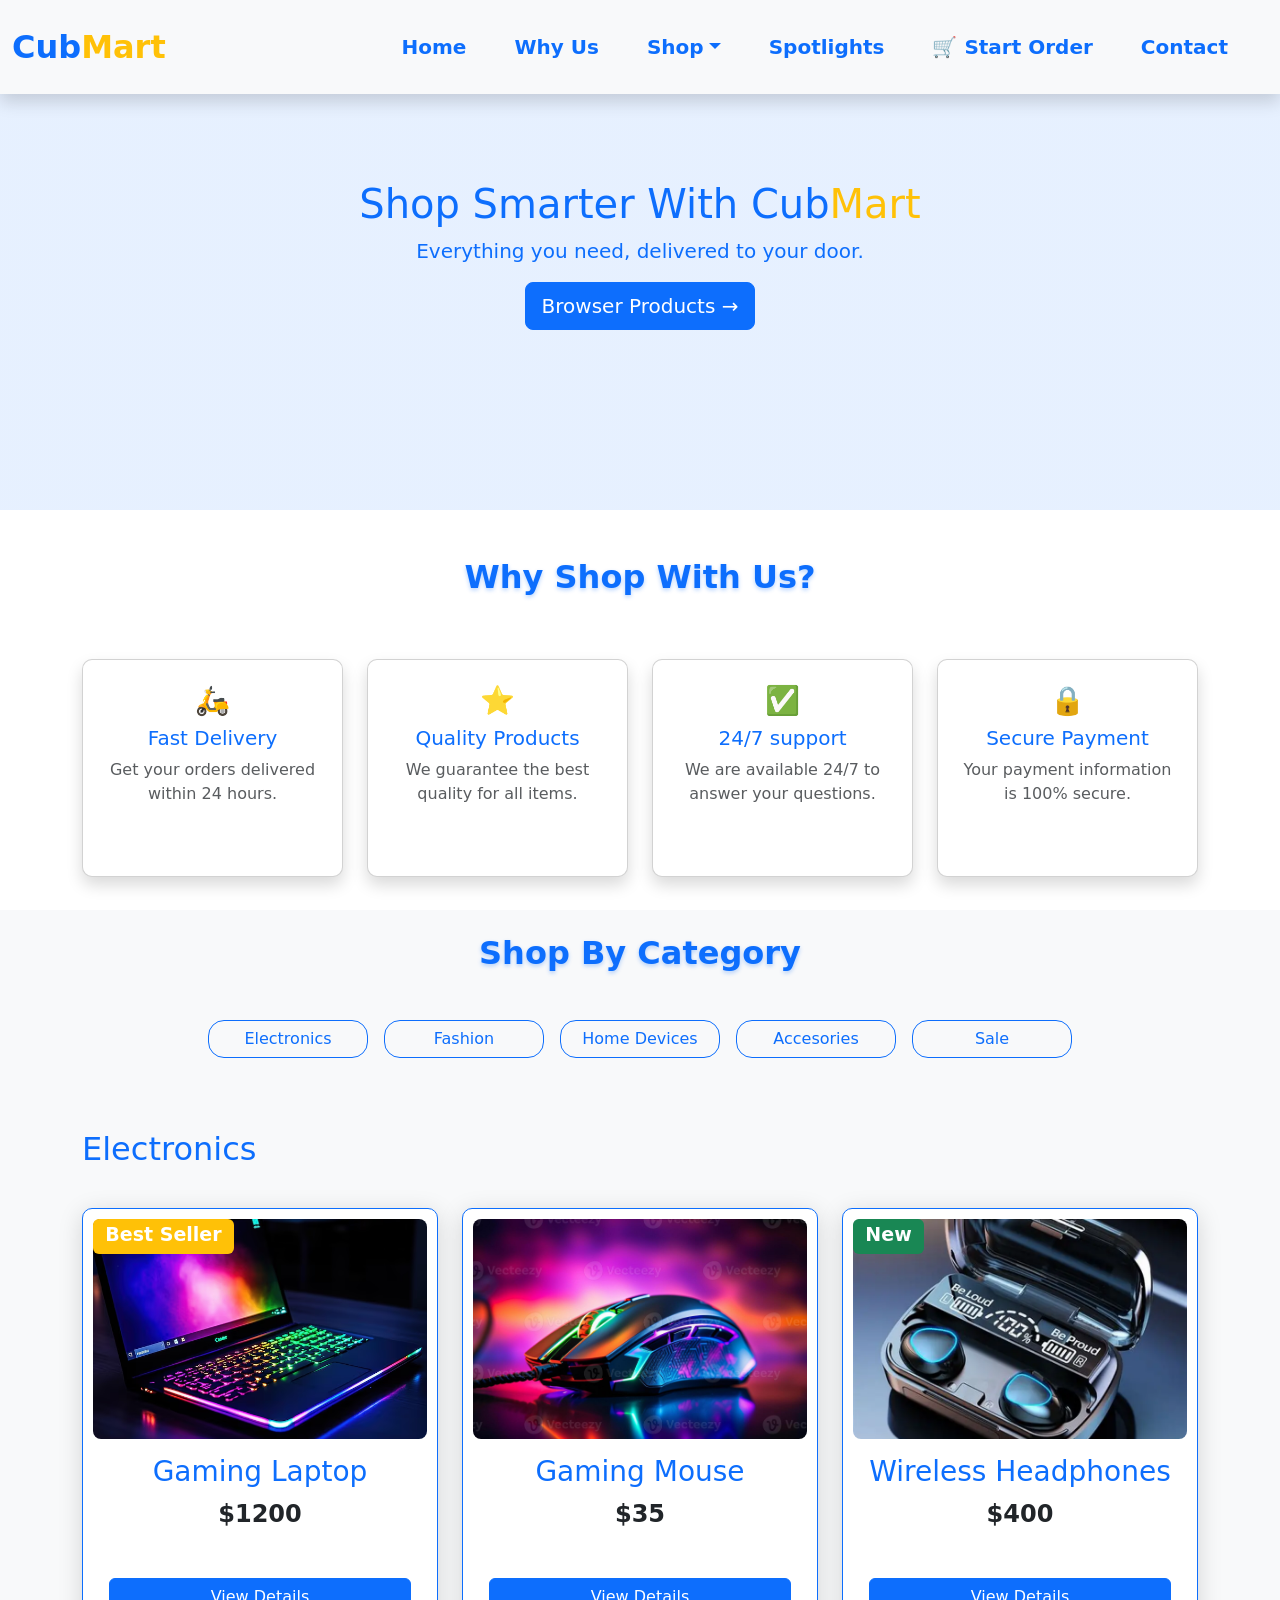
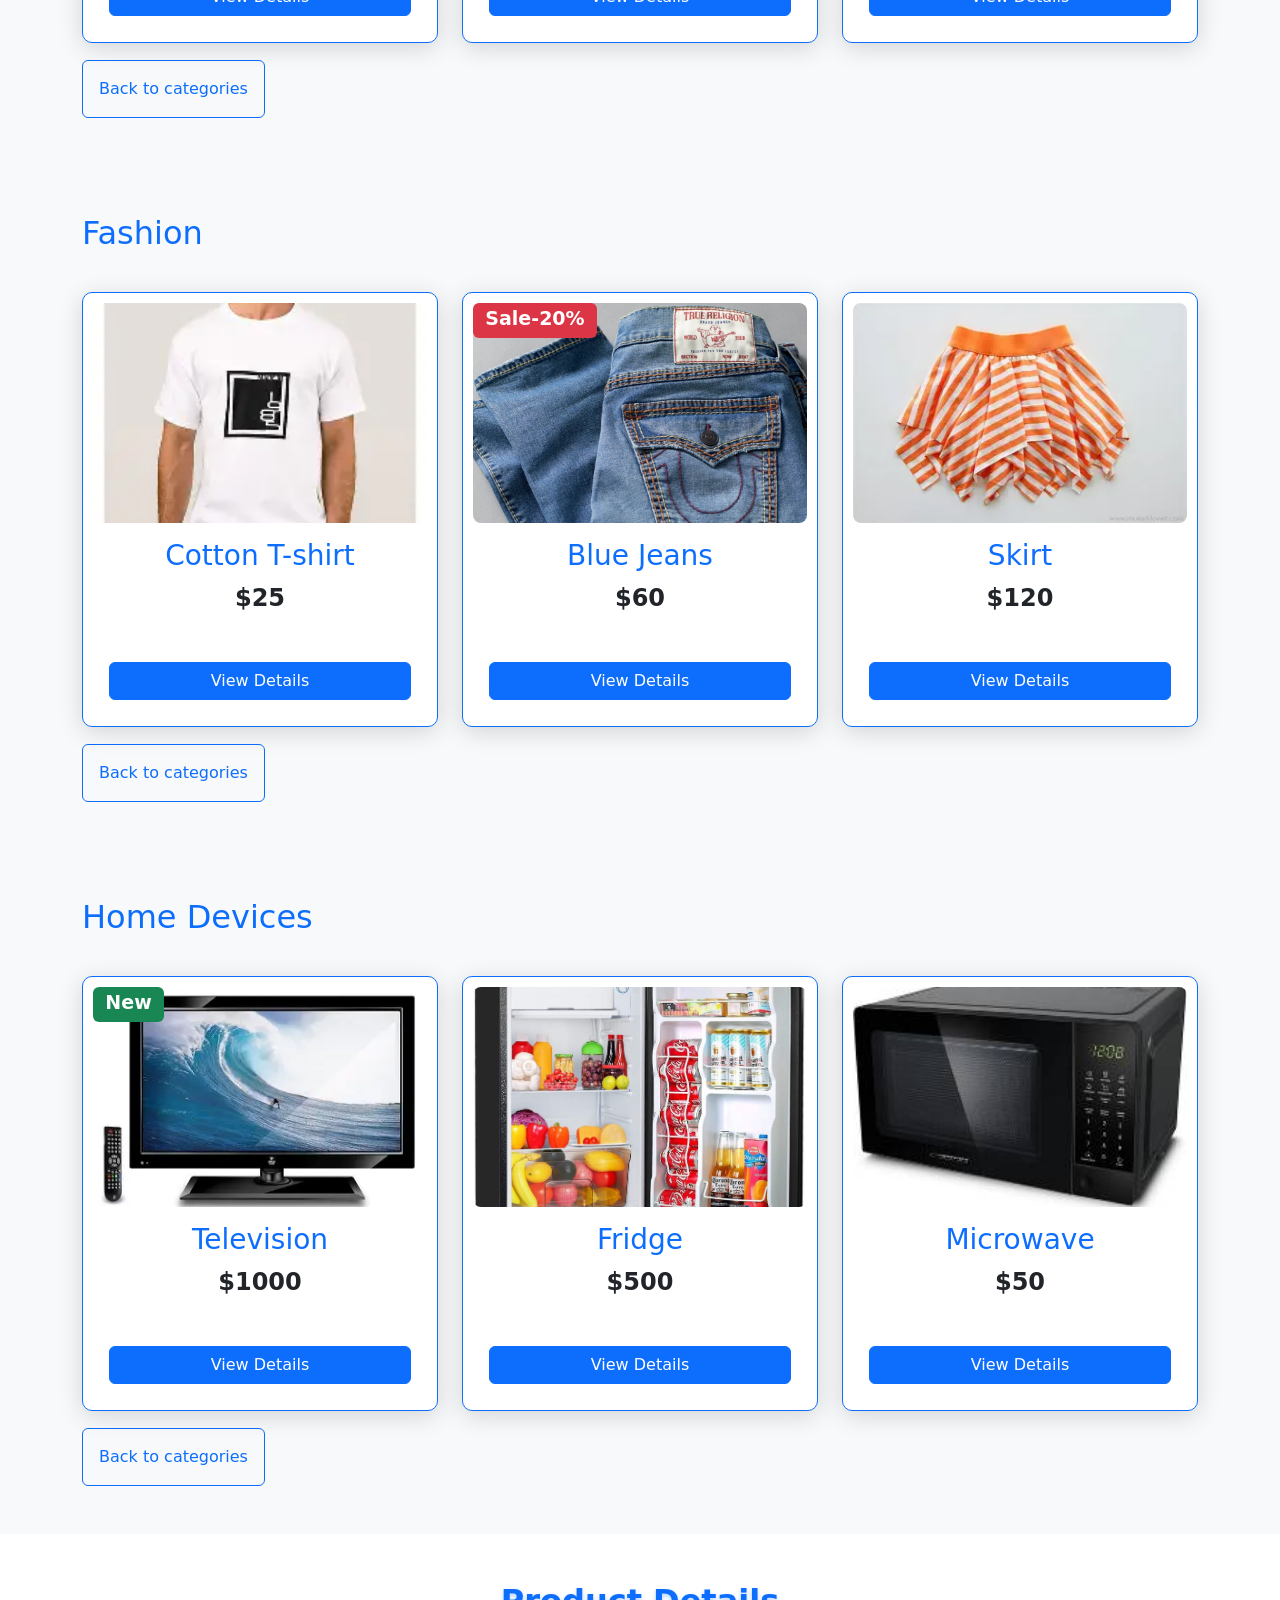
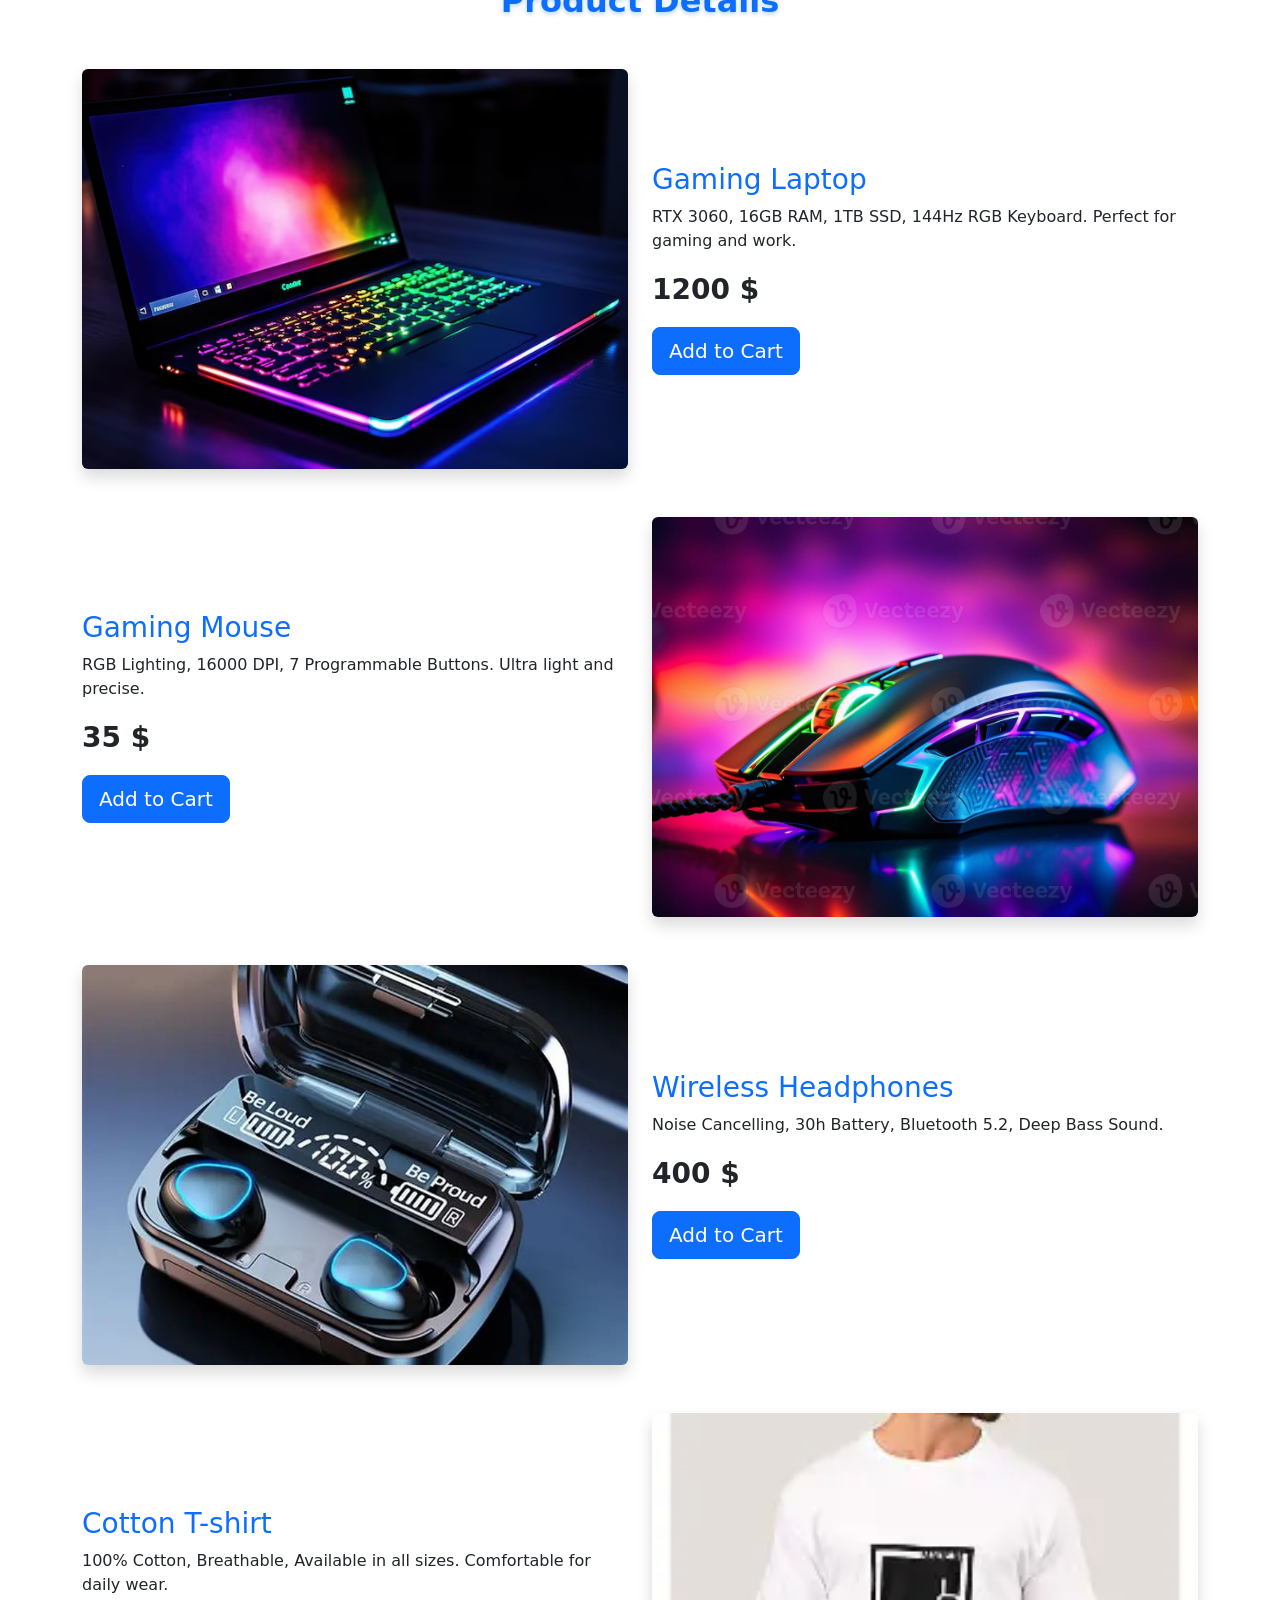
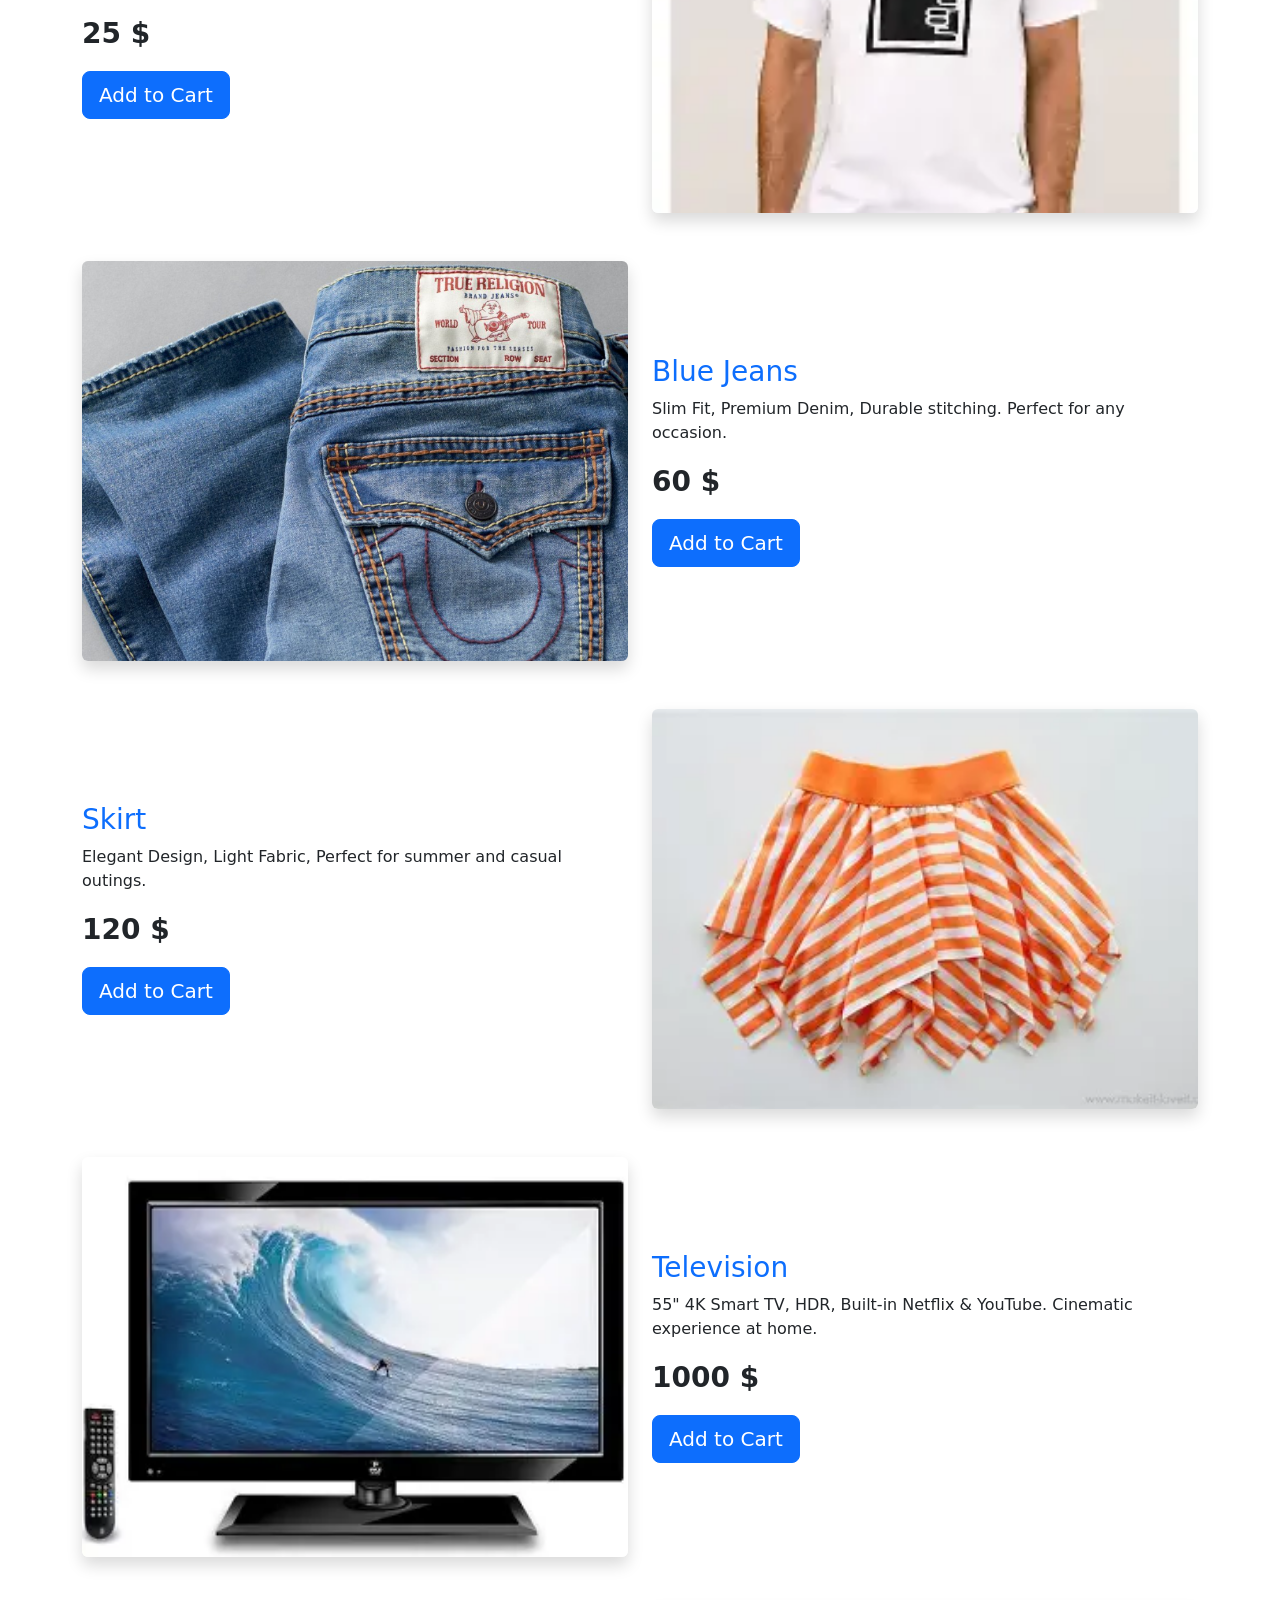
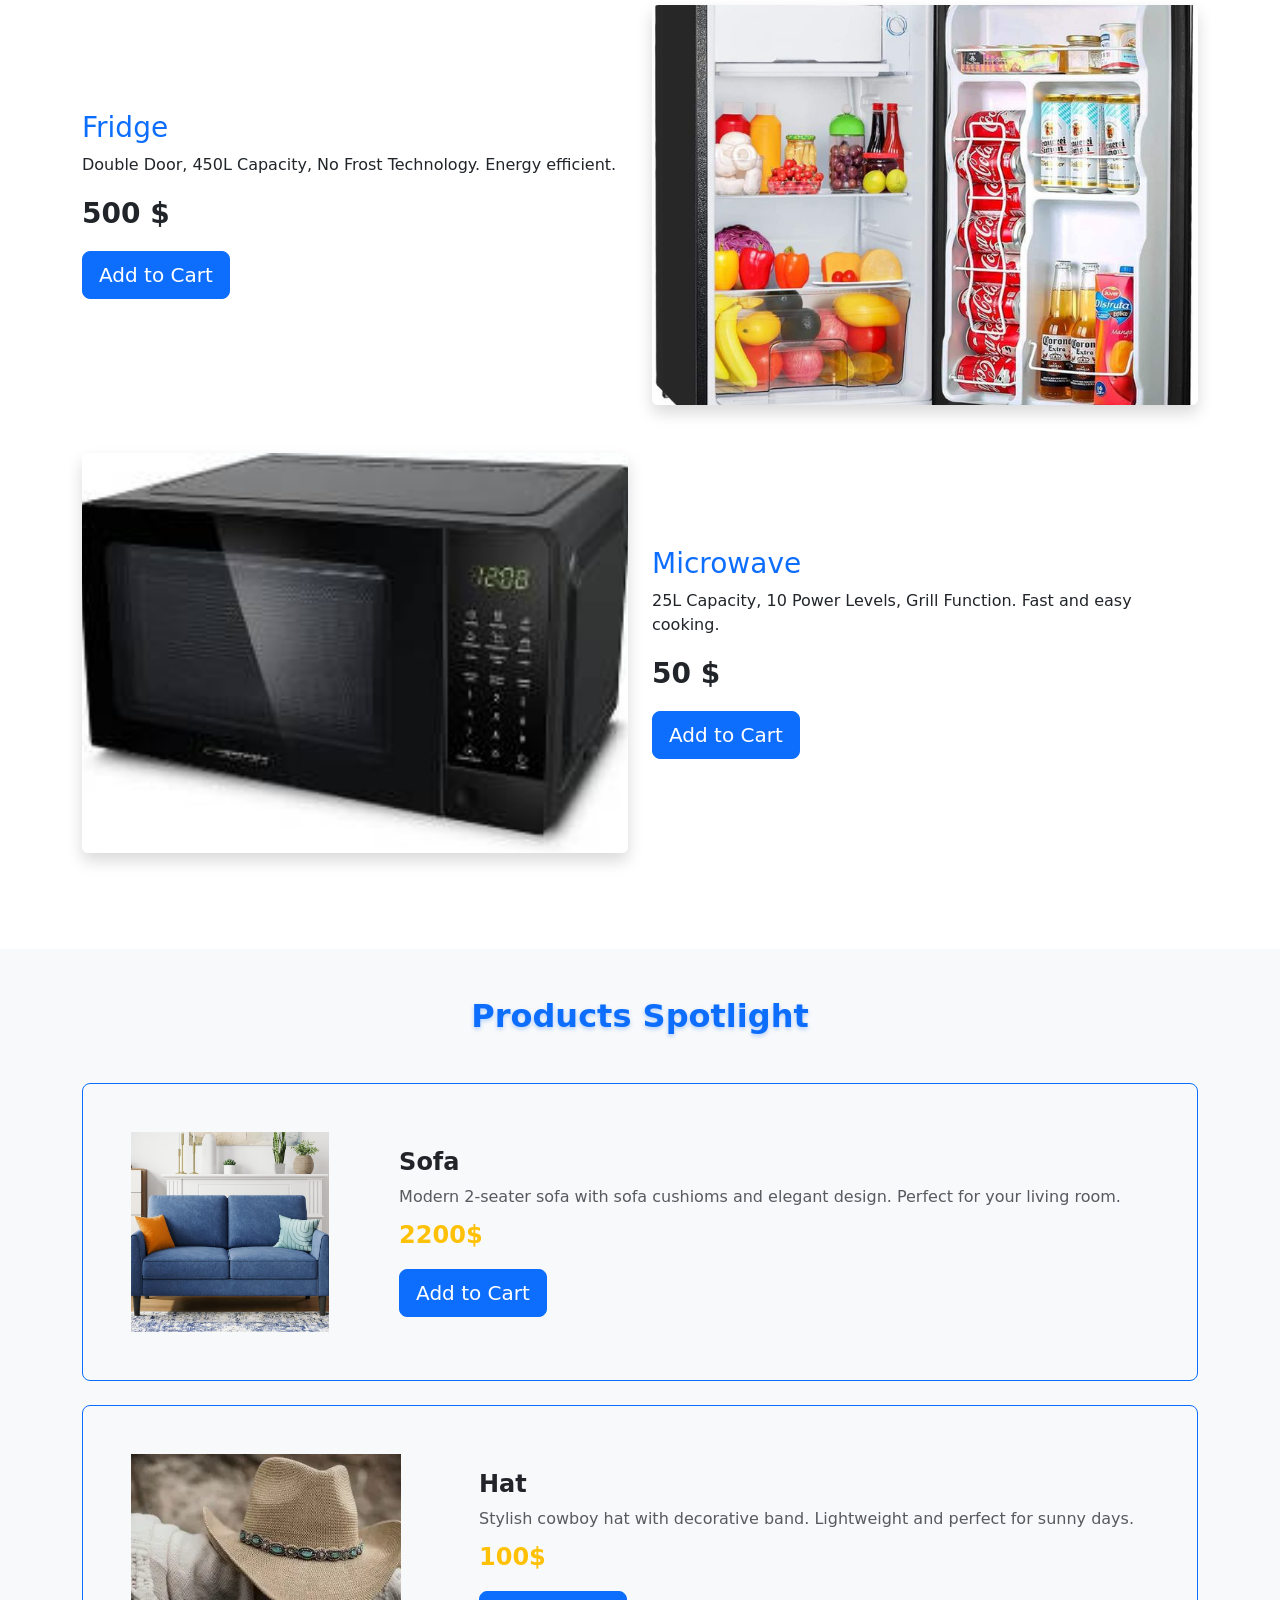
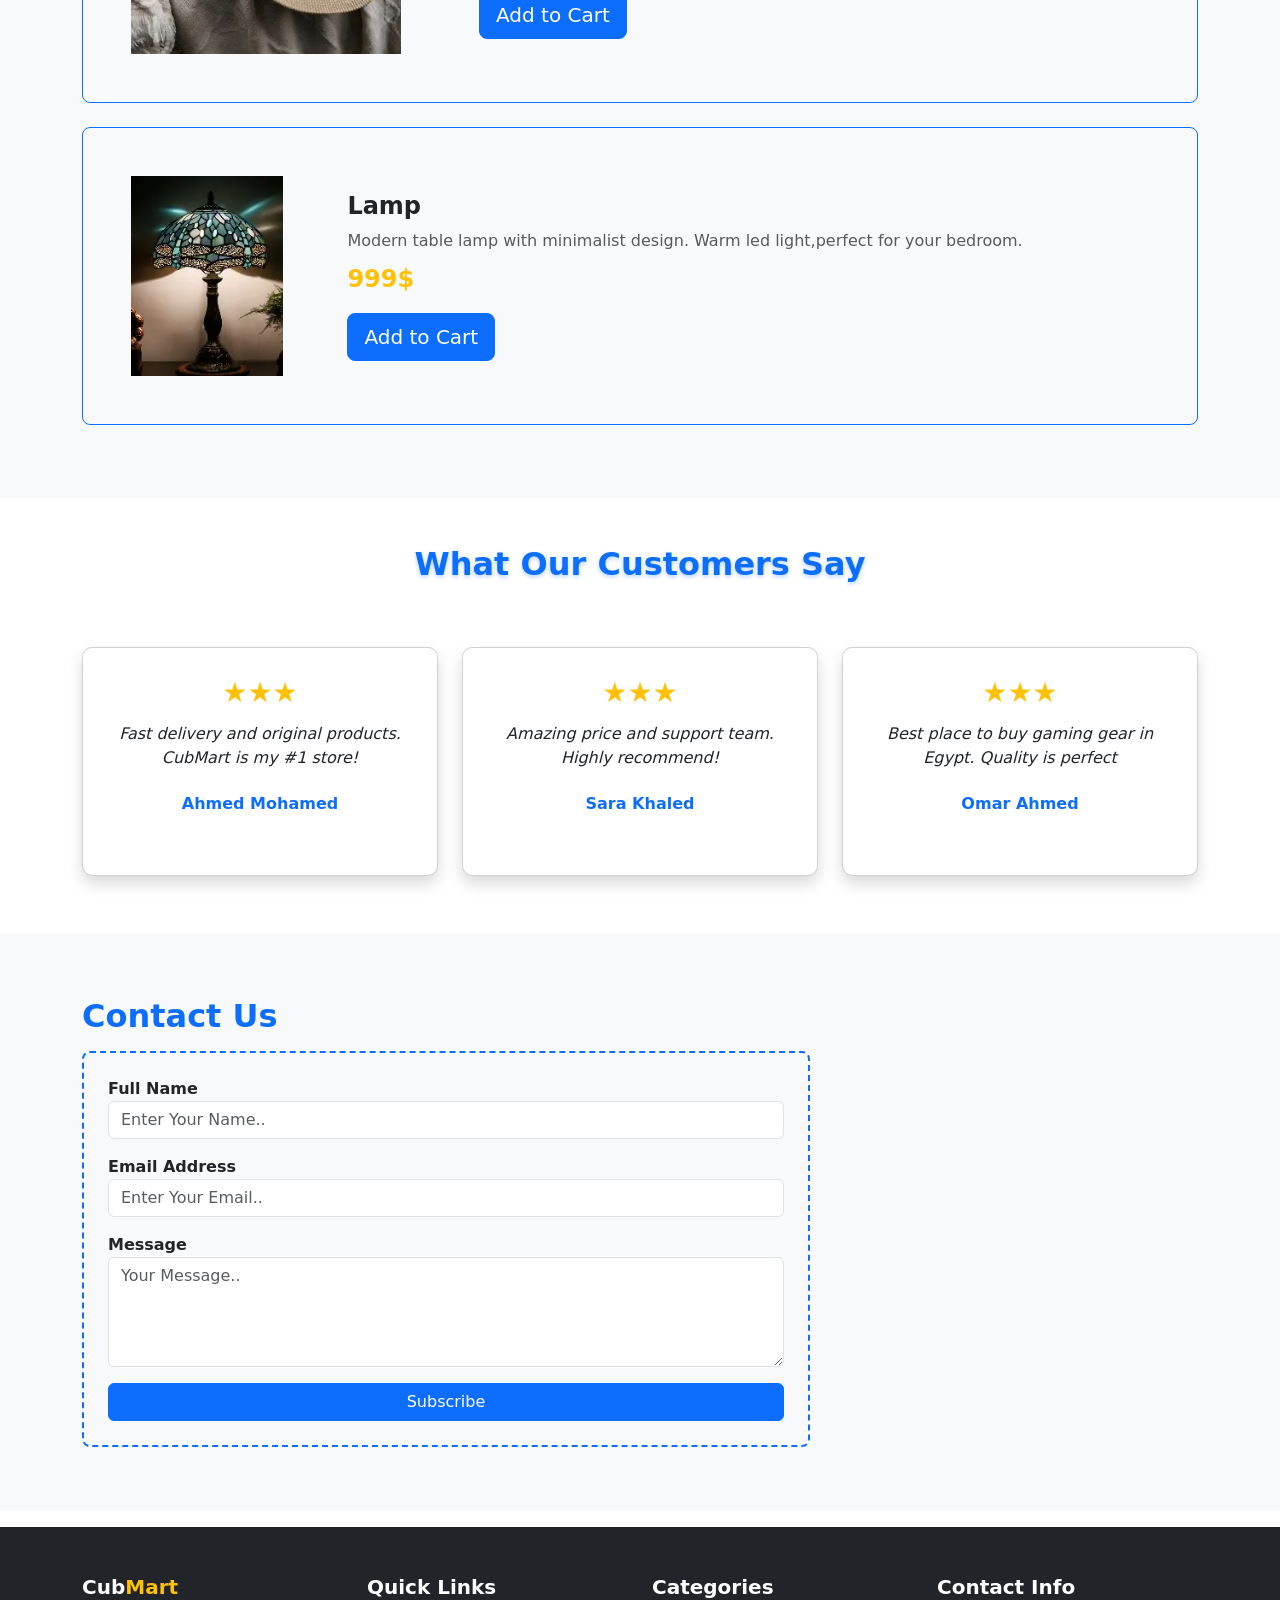
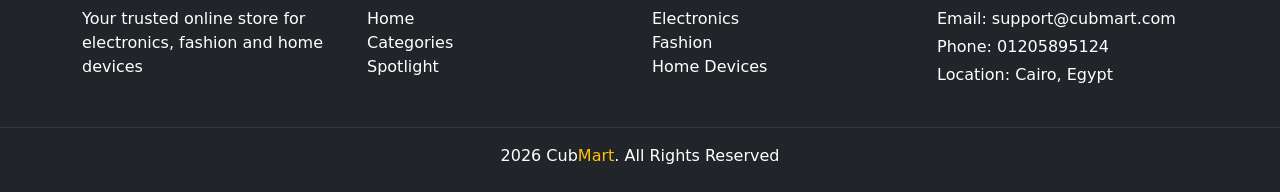
<file: index.html>
<!DOCTYPE html>
<html lang="en">

<head>
  <meta charset="UTF-8">
  <meta name="viewport" content="width=device-width, initial-scale=1.0">
  <title>CubMart</title>
  <link href="https://cdn.jsdelivr.net/npm/bootstrap@5.3.3/dist/css/bootstrap.min.css" rel="stylesheet">
  <link rel="stylesheet" href="style.css">
</head>

<body id="home-page">
  <header>
    <!-- nav bar -->
    <nav class="navbar navbar-expand-lg navbar-light bg-light fixed-top shadow">
      <div class="container-fluid fw-bold">
          <a class="navbar-brand text-primary fw-bold fs-2" href="#">Cub<span class="text-warning">Mart</span></a>
          <button class="navbar-toggler ms-auto" type="button" data-bs-toggle="collapse" data-bs-target="#navbarNav">
            <span class="navbar-toggler-icon"></span>
          </button>
        <div class="collapse navbar-collapse p-3" id="navbarNav">
          <ul class="navbar-nav ms-auto mb-2 mb-lg-0 fs-5 text-end">
            <li class="nav-item px-3"><a class="nav-link text-primary" href="#home-page">Home</a></li>
            <li class="nav-item px-3"><a class="nav-link text-primary" href="#why-us">Why Us</a></li>
            <li class="nav-item dropdown px-3">
              <a class="nav-link dropdown-toggle text-primary" href="#" role="button" data-bs-toggle="dropdown" aria-expanded="false">Shop</a>
              <ul class="dropdown-menu px-3">
                <li><a class="dropdown-item text-primary" href="#electronics">Electronics</a></li>
                <li><a class="dropdown-item text-primary" href="#fashion">Fashion</a></li>
                <li><a class="dropdown-item text-primary" href="#home-devices">Home Devices</a></li>
              </ul>
            </li>
            <li class="nav-item px-3"><a class="nav-link text-primary" href="#product-spotlight">Spotlights</a></li>
            <li class="nav-item px-3"><a class="nav-link text-primary" href="#">🛒 Start Order</a></li>
            <li class="nav-item px-3"><a class="nav-link text-primary" href="#contact">Contact</a></li>
          </ul>
        </div>
      </div>
    </nav>

    <!-- hero -->
    <section class="hero" id="home">
      <div class="container">
        <div class="text-center">
          <h1 class="animate-title">Shop Smarter With Cub<span class="text-warning">Mart</span></h1>
          <p class="animate-subtitle fs-5">Everything you need, delivered to your door.</p>
          <a href="#categories" class="btn btn-primary btn-lg animate-btn">Browser Products →</a>
        </div>
      </div>
    </section>
  </header>

  <!-- why us -->
    <section id="why-us" class="py-5 why-us">
      <div class="container">
        <h2 class="mb-5 text-primary text-center" style="font-weight: 700; text-shadow:0 2px 4px rgba(13, 110, 253,0.3)">Why Shop With Us?</h2>
        <div class="d-flex justify-content-center gap-4 flex-wrap">
          <div class="responsive-why-us">
            <div class="card card-whyus h-100 text-center border-1 p-4 shadow">
              <h3>🛵</h3>
              <h5 class="text-primary">Fast Delivery</h5>
              <p class="text-muted">Get your orders delivered within 24 hours.</p>
            </div>
          </div>
          <div class="responsive-why-us">
            <div class="card card-whyus h-100 text-center border-1 p-4 shadow">
              <h3>⭐</h3>
              <h5 class="text-primary">Quality Products</h5>
              <p class="text-muted">We guarantee the best quality for all items.</p>
            </div>
          </div>
          <div class="responsive-why-us">
            <div class="card card-whyus h-100 text-center border-1 p-4 shadow">
              <h3>✅</h3>
              <h5 class="text-primary">24/7 support</h5>
              <p class="text-muted">We are available 24/7 to answer your questions.</p>
            </div>
          </div>
          <div class="responsive-why-us">
            <div class="card card-whyus h-100 text-center border-1 p-4 shadow">
              <h3>🔒</h3>
              <h5 class="text-primary">Secure Payment</h5>
              <p class="text-muted">Your payment information is 100% secure.</p>
            </div>
          </div>
        </div>
      </div>
    </section>

    <!-- categories -->
  <section id="categories" class="py-4 bg-light">
    <div class="container text-center">
      <h2 class="mb-5 text-primary" style="font-weight: 700; text-shadow:0 2px 4px rgba(13, 110, 253,0.3)">Shop By Category</h2>
      <div class="d-flex justify-content-center flex-wrap gap-3">
        <div class="responsive-cat"><a href="#electronics" class="btn btn-outline-primary rounded-4 w-100">Electronics</a></div>
        <div class="responsive-cat"><a href="#fashion" class="btn btn-outline-primary rounded-4 w-100">Fashion</a></div>
        <div class="responsive-cat"><a href="#home-devices" class="btn btn-outline-primary rounded-4 w-100">Home Devices</a></div>
        <div class="responsive-cat"><a href="#accesories" class="btn btn-outline-primary rounded-4 w-100">Accesories</a></div>
        <div class="responsive-cat"><a href="#sale" class="btn btn-outline-primary rounded-4 w-100">Sale</a></div>
      </div>
    </div>
  </section>

  <!-- electronics -->
  <section id="electronics" class="py-5 bg-light">
    <div class="container">
      <h2 class="mb-4 text-primary">Electronics</h2>
      <div class="row">
          <div class="col-lg-4 col-md-6 col-12 mb-4">
            <div class="card-hover card text-center h-100 position-relative">
              <span class="edit badge bg-warning">Best Seller</span>
              <img src="img/highperformance-gaming-laptop-with-rgb-backlit-keyboard_1079150-150039.avif" alt="laptop" class="img-fluid">
              <div class="p-3 d-flex flex-column flex-grow-1">
                <h3 class="text-primary">Gaming Laptop</h3>
                <p class="fs-4 fw-bold">$1200</p>
                <a href="#details-1" class="btn btn-primary mt-auto">View Details</a>
              </div>
            </div>
          </div>

          <div class="col-lg-4 col-md-6 col-12 mb-4">
            <div class="card-hover card text-center h-100 position-relative">
              <img src="img/computer-rgb-gaming-mouse-3d-realistic-ai-generative-photo.jpg" alt="gaming mouse" class="img-fluid">
              <div class="p-3 d-flex flex-column flex-grow-1">
                <h3 class="text-primary">Gaming Mouse</h3>
                <p class="fs-4 fw-bold">$35</p>
                <a href="#details-2" class="btn btn-primary mt-auto">View Details</a>
              </div>
            </div>
          </div>

          <div class="col-lg-4 col-md-6 col-12 mb-4">
            <div class="card-hover card text-center h-100 position-relative">
              <span class="edit badge bg-success">New</span>
              <img src="img/OIP (2).webp" alt="headphone" class="img-fluid">
              <div class="p-3 d-flex flex-column flex-grow-1">
                <h3 class="text-primary">Wireless Headphones</h3>
                <p class="fs-4 fw-bold">$400</p>
                <a href="#details-3" class="btn btn-primary mt-auto">View Details</a>
              </div>
            </div>
          </div>
      </div>
      <a href="#categories" class="btn btn-outline-primary p-3 mt-2">Back to categories</a>
    </div>
  </section>

  <!-- fashion -->
  <section id="fashion" class="py-5 bg-light">
    <div class="container">
      <h2 class="mb-4 text-primary">Fashion</h2>
      <div class="row">
          <div class="col-lg-4 col-md-6 col-12 mb-4">
            <div class="card-hover card text-center h-100 position-relative">
              <img src="img/OIP (5).webp" alt="Tshirt" class="img-fluid">
              <div class="p-3 d-flex flex-column flex-grow-1">
                <h3 class="text-primary">Cotton T-shirt</h3>
                <p class="fs-4 fw-bold">$25</p>
                <a href="#details-4" class="btn btn-primary mt-auto">View Details</a>
              </div>
            </div>
          </div>

          <div class="col-lg-4 col-md-6 col-12 mb-4">
            <div class="card-hover card text-center h-100 position-relative">
              <span class="edit badge bg-danger">Sale-20%</span>
              <img src="img/best-true-religion-jeans-304303-1670351274032-fb.jpg" alt="jeans" class="img-fluid">
              <div class="p-3 d-flex flex-column flex-grow-1">
                <h3 class="text-primary">Blue Jeans</h3>
                <p class="fs-4 fw-bold">$60</p>
                <a href="#details-5" class="btn btn-primary mt-auto">View Details</a>
              </div>
            </div>
          </div>

          <div class="col-lg-4 col-md-6 col-12 mb-4">
            <div class="card-hover card text-center h-100 position-relative">
              <img src="img/OIP (6).webp" alt="skirt" class="img-fluid">
              <div class="p-3 d-flex flex-column flex-grow-1">
                <h3 class="text-primary">Skirt</h3>
                <p class="fs-4 fw-bold">$120</p>
                <a href="#details-6" class="btn btn-primary mt-auto">View Details</a>
              </div>
            </div>
          </div>
      </div>
      <a href="#categories" class="btn btn-outline-primary p-3 mt-2">Back to categories</a>
    </div>
  </section>

  <!-- home devices -->
  <section id="home-devices" class="py-5 bg-light">
    <div class="container">
      <h2 class="mb-4 text-primary">Home Devices</h2>
      <div class="row">
          <div class="col-lg-4 col-md-6 col-12 mb-4">
            <div class="card-hover card text-center h-100 position-relative">
              <span class="edit badge bg-success">New</span>
              <img src="img/download.webp" alt="Television" class="img-fluid">
              <div class="p-3 d-flex flex-column flex-grow-1">
                <h3 class="text-primary">Television</h3>
                <p class="fs-4 fw-bold">$1000</p>
                <a href="#details-7" class="btn btn-primary mt-auto">View Details</a>
              </div>
            </div>
          </div>

          <div class="col-lg-4 col-md-6 col-12 mb-4">
            <div class="card-hover card text-center h-100 position-relative">
              <img src="img/ee0ed8e3e2075c6a82c661228d99ec49.jpg" alt="fridge" class="img-fluid">
              <div class="p-3 d-flex flex-column flex-grow-1">
                <h3 class="text-primary">Fridge</h3>
                <p class="fs-4 fw-bold">$500</p>
                <a href="#details-8" class="btn btn-primary mt-auto">View Details</a>
              </div>
            </div>
          </div>

          <div class="col-lg-4 col-md-6 col-12 mb-4">
            <div class="card-hover card text-center h-100 position-relative">
              <img src="img/th.jpg" alt="microwave" class="img-fluid">
              <div class="p-3 d-flex flex-column flex-grow-1">
                <h3 class="text-primary">Microwave</h3>
                <p class="fs-4 fw-bold">$50</p>
                <a href="#details-9" class="btn btn-primary mt-auto">View Details</a>
              </div>
            </div>
          </div>
      </div>
      <a href="#categories" class="btn btn-outline-primary p-3 mt-2">Back to categories</a>
    </div>
  </section>

  <!-- product details  -->
  <section id="product-details" class="py-5">
    <div class="container">
      <h2 class="text-center mb-5 text-primary" style="font-weight: 700; text-shadow:0 2px 4px rgba(13, 110, 253,0.3)">Product Details</h2>
      
      <div id="details-1" class="details row mb-5 align-items-center">
        <div class="col-md-6">
          <img src="img/highperformance-gaming-laptop-with-rgb-backlit-keyboard_1079150-150039.avif" class="img-fluid rounded shadow">
        </div>
        <div class="col-md-6">
          <h3 class="text-primary">Gaming Laptop</h3>
          <p>RTX 3060, 16GB RAM, 1TB SSD, 144Hz RGB Keyboard. Perfect for gaming and work.</p>
          <p class="fs-3 fw-bold">1200 $</p>
          <button class="btn btn-primary btn-lg">Add to Cart</button>
        </div>
      </div>

      <div id="details-2" class="details row mb-5 align-items-center flex-row-reverse">
        <div class="col-md-6">
          <img src="img/computer-rgb-gaming-mouse-3d-realistic-ai-generative-photo.jpg" class="img-fluid rounded shadow">
        </div>
        <div class="col-md-6">
          <h3 class="text-primary">Gaming Mouse</h3>
          <p>RGB Lighting, 16000 DPI, 7 Programmable Buttons. Ultra light and precise.</p>
          <p class="fs-3 fw-bold">35 $</p>
          <button class="btn btn-primary btn-lg">Add to Cart</button>
        </div>
      </div>

      <div id="details-3" class="details row mb-5 align-items-center">
        <div class="col-md-6">
          <img src="img/OIP (2).webp" class="img-fluid rounded shadow">
        </div>
        <div class="col-md-6">
          <h3 class="text-primary">Wireless Headphones</h3>
          <p>Noise Cancelling, 30h Battery, Bluetooth 5.2, Deep Bass Sound.</p>
          <p class="fs-3 fw-bold">400 $</p>
          <button class="btn btn-primary btn-lg">Add to Cart</button>
        </div>
      </div>

      <div id="details-4" class="details row mb-5 align-items-center flex-row-reverse">
        <div class="col-md-6">
          <img src="img/OIP (5).webp" class="img-fluid rounded shadow">
        </div>
        <div class="col-md-6">
          <h3 class="text-primary">Cotton T-shirt</h3>
          <p>100% Cotton, Breathable, Available in all sizes. Comfortable for daily wear.</p>
          <p class="fs-3 fw-bold">25 $</p>
          <button class="btn btn-primary btn-lg">Add to Cart</button>
        </div>
      </div>

      <div id="details-5" class="details row mb-5 align-items-center">
        <div class="col-md-6">
          <img src="img/best-true-religion-jeans-304303-1670351274032-fb.jpg" class="img-fluid rounded shadow">
        </div>
        <div class="col-md-6">
          <h3 class="text-primary">Blue Jeans</h3>
          <p>Slim Fit, Premium Denim, Durable stitching. Perfect for any occasion.</p>
          <p class="fs-3 fw-bold">60 $</p>
          <button class="btn btn-primary btn-lg">Add to Cart</button>
        </div>
      </div>

      <div id="details-6" class="details row mb-5 align-items-center flex-row-reverse">
        <div class="col-md-6">
          <img src="img/OIP (6).webp" class="img-fluid rounded shadow">
        </div>
        <div class="col-md-6">
          <h3 class="text-primary">Skirt</h3>
          <p>Elegant Design, Light Fabric, Perfect for summer and casual outings.</p>
          <p class="fs-3 fw-bold">120 $</p>
          <button class="btn btn-primary btn-lg">Add to Cart</button>
        </div>
      </div>

      <div id="details-7" class="details row mb-5 align-items-center">
        <div class="col-md-6">
          <img src="img/download.webp" class="img-fluid rounded shadow">
        </div>
        <div class="col-md-6">
          <h3 class="text-primary">Television</h3>
          <p>55" 4K Smart TV, HDR, Built-in Netflix & YouTube. Cinematic experience at home.</p>
          <p class="fs-3 fw-bold">1000 $</p>
          <button class="btn btn-primary btn-lg">Add to Cart</button>
        </div>
      </div>

      <div id="details-8" class="details row mb-5 align-items-center flex-row-reverse">
        <div class="col-md-6">
          <img src="img/ee0ed8e3e2075c6a82c661228d99ec49.jpg" class="img-fluid rounded shadow">
        </div>
        <div class="col-md-6">
          <h3 class="text-primary">Fridge</h3>
          <p>Double Door, 450L Capacity, No Frost Technology. Energy efficient.</p>
          <p class="fs-3 fw-bold">500 $</p>
          <button class="btn btn-primary btn-lg">Add to Cart</button>
        </div>
      </div>

      <div id="details-9" class="details row mb-5 align-items-center">
        <div class="col-md-6">
          <img src="img/th.jpg" class="img-fluid rounded shadow">
        </div>
        <div class="col-md-6">
          <h3 class="text-primary">Microwave</h3>
          <p>25L Capacity, 10 Power Levels, Grill Function. Fast and easy cooking.</p>
          <p class="fs-3 fw-bold">50 $</p>
          <button class="btn btn-primary btn-lg">Add to Cart</button>
        </div>
      </div>
    </div>
  </section>

  <!-- spotlight -->
  <section id="product-spotlight" class="py-5 bg-light">
    <h2 class="text-primary text-center mb-5" style="font-weight: 700; text-shadow:0 2px 4px rgba(13, 110, 253,0.3)">Products Spotlight</h2>
    <div class="container">
      <div class="row">
        <div class="col-12 mb-4 ">
          <div class="card-spotlight border border-1 rounded-3 border-primary p-4 d-flex align-items-center">
            <div class="bg-light rounded-3 p-4 me-4">
              <img src="img/6614508981abe8164238a936-linsy-58-w-loveseat-sofa-small-couch.jpg" alt="sofa">
            </div>
            <div>
              <h4 class="fw-bold">Sofa</h4>
              <p class="text-muted mb-2">Modern 2-seater sofa with sofa cushioms and elegant design. Perfect for your living room.</p>
              <p class="fs-4 fw-bold text-warning">2200$</p>
              <button class="btn btn-primary btn-lg">Add to Cart</button>
            </div>
          </div>
        </div>
    </div>
    <div class="row">
        <div class="col-12 mb-4 ">
          <div class="card-spotlight border border-1 rounded-3 border-primary p-4 d-flex align-items-center">
            <div class="bg-light rounded-3 p-4 me-4">
              <img src="img/OIP.webp" alt="hat">
            </div>
            <div>
              <h4 class="fw-bold">Hat</h4>
              <p class="text-muted mb-2">Stylish cowboy hat with decorative band. Lightweight and perfect for sunny days.</p>
              <p class="fs-4 fw-bold text-warning">100$</p>
              <button class="btn btn-primary btn-lg">Add to Cart</button>
            </div>
          </div>
        </div>
    </div>
    <div class="row">
        <div class="col-12 mb-4 ">
          <div class="card-spotlight border border-1 rounded-3 border-primary p-4 d-flex align-items-center">
            <div class="bg-light rounded-3 p-4 me-4">
              <img src="img/OIP (1).webp" alt="lamp">
            </div>
            <div>
              <h4 class="fw-bold">Lamp</h4>
              <p class="text-muted mb-2">Modern table lamp with minimalist design. Warm led light,perfect for your bedroom.</p>
              <p class="fs-4 fw-bold text-warning">999$</p>
              <button class="btn btn-primary btn-lg">Add to Cart</button>
            </div>
          </div>
        </div>
    </div>
    </div>
  </section> 

  <!-- reviews -->
  <section id="reviews" class="py-5">
    <div class="container">
      <h2 class="text-center mb-5 fw-bold text-primary" style="font-weight: 700; text-shadow:0 2px 4px rgba(13, 110, 253,0.3)">What Our Customers Say</h2>
      <div class="row">
        <div class="col-lg-4 col-md-6 col-12 mb-4">
          <div class="card card-review h-100 text-center p-4 border-1 shadow">
            <div class="text-warning fs-3 mb-2">★★★</div>
            <p class="fst-italic">Fast delivery and original products. CubMart is my #1 store!</p>
            <h6 class="fw-bold mt-2 text-primary">Ahmed Mohamed</h6>
          </div>
        </div>
        <div class="col-lg-4 col-md-6 col-12 mb-4">
          <div class="card card-review h-100 text-center p-4 border-1 shadow">
            <div class="text-warning fs-3 mb-2">★★★</div>
            <p class="fst-italic">Amazing price and support team. Highly recommend!</p>
            <h6 class="fw-bold mt-2 text-primary">Sara Khaled</h6>
          </div>
        </div>
        <div class="col-lg-4 col-md-6 col-12 mb-4">
          <div class="card card-review h-100 text-center p-4 border-1 shadow">
            <div class="text-warning fs-3 mb-2">★★★</div>
            <p class="fst-italic">Best place to buy gaming gear in Egypt. Quality is perfect</p>
            <h6 class="fw-bold mt-2 text-primary">Omar Ahmed</h6>
          </div>
        </div>
      </div>
    </div>
  </section>

  <!-- contact us -->
  <section id="contact" class="py-5 bg-light">
    <div class="container my-3">
      <div class="row g-5">
        <div class="col-lg-8">
          <h2 class="fw-bold text-primary mb-3">Contact Us</h2>
          <fieldset class="custom-fielset p-4 rounded-3">
            <form>
              <label for="name" class="fw-bold">Full Name</label>
              <input type="text" id="name" name="full-name" class="form-control mb-3" placeholder="Enter Your Name.." required>
              <label for="email" class="fw-bold">Email Address</label>
              <input type="email" id="email" name="email" class="form-control mb-3" placeholder="Enter Your Email.." required>
              <label for="message" class="fw-bold">Message</label>
              <textarea id="message" name="message" class="form-control mb-3" rows="4" placeholder="Your Message.." required></textarea>
              <button class="btn btn-primary w-100" type="submit">Subscribe</button>
          </form>
          </fieldset>
        </div>
        </div>
      </div>
    </div>
  </section>

  <!-- footer -->
  <footer class="bg-dark text-white pt-5 pb-4 mt-3">
    <div class="container">
      <div class="row">
        <div class="col-md-3 mb-3">
          <h5 class="fw-bold">Cub<span class="text-warning">Mart</span></h5>
          <p class="text-white">Your trusted online store for electronics, fashion and home devices</p>
        </div>
        <div class="col-md-3 mb-3">
          <h5 class="fw-bold">Quick Links</h5>
          <ul class="list-unstyled">
            <li>
              <a href="#home" class="text-white text-decoration-none">Home</a>
            </li>
            <li>
              <a href="#why-us" class="text-white text-decoration-none">Categories</a>
            </li>
            <li>
              <a href="#product-spotlight" class="text-white text-decoration-none">Spotlight</a>
            </li>
          </ul>
        </div>
        <div class="col-md-3 mb-3">
          <h5 class="fw-bold">Categories</h5>
          <ul class="list-unstyled">
            <li>
              <a href="#electronics" class="text-white text-decoration-none">Electronics</a>
            </li>
            <li>
              <a href="#fashion" class="text-white text-decoration-none">Fashion</a>
            </li>
            <li>
              <a href="#home-devices" class="text-white text-decoration-none">Home Devices</a>
            </li>
          </ul>
        </div>
        <div class="col-md-3 mb-3">
          <h5 class="fw-bold">Contact Info</h5>
          <p class="text-white mb-1">Email: support@cubmart.com</p>
          <p class="text-white mb-1">Phone: 01205895124</p>
          <p class="text-white mb-1">Location: Cairo, Egypt</p>
        </div>
      </div>
    </div>
      <hr class="border-secondary">
      <p class="text-center text-white mb-0">2026 Cub<span class="text-warning">Mart</span>. All Rights Reserved</p>
    </div>
  </footer>

  <script src="https://cdn.jsdelivr.net/npm/bootstrap@5.3.3/dist/js/bootstrap.bundle.min.js"></script>
</body>
</html>
</file>
<file: style.css>
section[id]{
  scroll-margin-top: 100px;
}
.hero {
  display: flex;
  align-items: center;
  justify-content: center;
  color:#0d6efd;
  padding: 180px 0;
  text-align: center;
  background: linear-gradient(rgba(13,110,253,0.1), rgba(13,110,253,0.1));
}

@keyframes showUp{
  from {opacity: 0; margin-top: 20px;}
  to {opacity: 1; margin-top: 0;}
}

.animate-title{animation: showUp 1.7s;}
.animate-subtitle{animation: showUp 2.2s;}
.animate-btn{animation: showUp 2.6s;}

.card-hover{
  transition: 0.3s;
  border: 1px solid #0d6efd;
}

.card-hover:hover{
  transform: translateY(-8px);
  box-shadow: 0 10px 25px rgba(13,110,253,0.2);
}

.why-us{ 
  margin: 0 30px;
}

.card{
  padding: 10px;
  margin:15px 0 ;
  box-shadow:0 5px 25px rgba(1, 1, 1, 15%) ;
  transition: 0.7s ease;
  background-color: #fff;
  border-radius: 10px;
  text-align: center;
  height: 100%;
  display: flex;
  flex-direction: column;
}

.card-whyus:hover, .card-review:hover{
  transform: scale(1.05);
  border: 1px solid #0d6efd;
}

.responsive-why-us{
  flex: 0 0 100%;
  max-width: 100%;
}

@media(min-width: 768px){
  .responsive-why-us{
    flex: 0 0 calc(50% - 0.75rem);
    max-width: calc(50% - 0.75rem);
  }
}

@media(min-width: 992px){
  .responsive-why-us{
    flex: 0 0 calc(25% - 1.125rem);
    max-width: calc(25% - 1.125rem);
  }
}

.responsive-cat{
  flex: 0 1 auto;
  max-width: 220px;
  width: 100%;
}

@media(min-width: 576px){
  .responsive-cat{ max-width: 200px; }
}

@media(min-width: 768px){
  .responsive-cat{ max-width: 180px; }
}

@media(min-width: 992px){
  .responsive-cat{ max-width: 160px};
}

#categories .d-flex{
  overflow-x: auto;
  flex-wrap: nowrap;
}

.card img{
  width: 100%;
  height: 220px;
  object-fit: cover;
  border-radius: 8px;
}

#product-details img {
  width: 100%;
  height: 400px;
  object-fit: cover;
  border-radius: 10px;
}

#product-spotlight img{
  width: 90%;
  height: 200px;
  object-fit: cover;
}

.card-spotlight{
  transition: 0.4s ease;
}

.card-spotlight:hover{
  transform: scale(1.05);
  border: 1px solid #0d6efd;
}

.edit{
  align-self: start;
  height: 35px;
  font-size: 19px;
  position: absolute;
  top: 10px;
  left: 10px;
}

.custom-fielset{
  border: 2px dashed #0d6efd;
}
</file>
